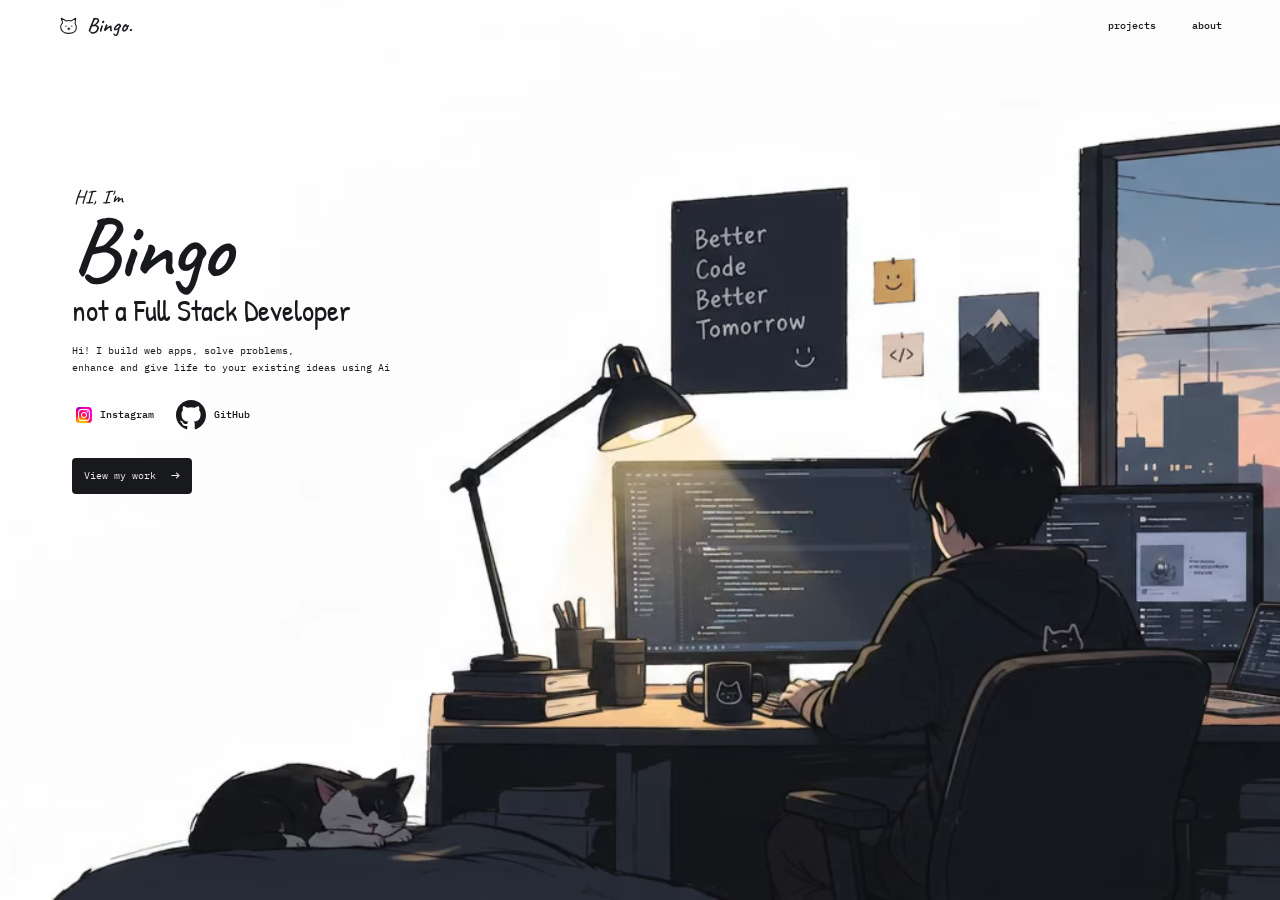
<file: index.html>
<!DOCTYPE html>
<html lang="en">
<head>
    <meta charset="UTF-8">
    <meta name="viewport" content="width=device-width, initial-scale=1.0">
    <meta name="theme-color" content="#eeece8">
    <title>BingoFolio | Home</title>
    <link rel="preconnect" href="https://fonts.googleapis.com">
    <link rel="preconnect" href="https://fonts.gstatic.com" crossorigin>
    <link href="https://fonts.googleapis.com/css2?family=Caveat:wght@500;600;700&family=IBM+Plex+Mono:wght@400;500&family=Patrick+Hand&display=swap" rel="stylesheet">
    <link rel="stylesheet" href="style.css">
    <script src="script.js" defer></script>
</head>
<body>
    <div class="page-transition page-transition--active" aria-hidden="true">
        <div class="page-transition__content">
            <div class="page-transition__brand">
                <svg class="logo-mark" viewBox="0 0 32 32" aria-hidden="true">
                    <path d="M7 12 5 5l8 4a13 13 0 0 1 7 0l7-4-1 8a10 10 0 0 1 2 6c0 6-5 9-12 9S4 24 4 18a9 9 0 0 1 3-6Z" />
                    <circle cx="12" cy="17" r="1" />
                    <circle cx="21" cy="17" r="1" />
                    <path d="M15 21h3m-1.5-1.5v3" />
                </svg>
                <span>Bingo</span>
            </div>
        <div class="page-transition__spinner">
            <svg viewBox="0 0 40 40" role="presentation">
                <path opacity="0.2" fill="#000" d="M20.201 5.169c-8.254 0-14.946 6.692-14.946 14.946 0 8.255 6.692 14.946 14.946 14.946s14.946-6.691 14.946-14.946S28.455 5.169 20.201 5.169zm0 26.58c-6.425 0-11.634-5.208-11.634-11.634 0-6.425 5.209-11.634 11.634-11.634 6.425 0 11.633 5.209 11.633 11.634 0 6.426-5.208 11.634-11.633 11.634z"/>
                <path fill="#000" d="M26.013 10.047l1.654-2.866c-2.198-1.272-4.743-2.012-7.466-2.012v3.312c2.119 0 4.1.576 5.812 1.566z">
                    <animateTransform attributeName="transform" type="rotate" from="0 20 20" to="360 20 20" dur="0.5s" repeatCount="indefinite"/>
                </path>
            </svg>
        </div>
        </div>
        <span class="page-transition__tile"></span>
        <span class="page-transition__tile"></span>
        <span class="page-transition__tile"></span>
        <span class="page-transition__tile"></span>
        <span class="page-transition__tile"></span>
    </div>

    <div id="video">
        <video src="src/Video/hero.webm" type="video/webm" poster="src/Video/hero.avif" autoplay muted loop playsinline aria-hidden="true" tabindex="-1"></video>
        <div id="video-overlay" aria-hidden="true"></div>
    </div>

    <header class="site-header">
        <a class="logo" href="index.html#home" aria-label="Bingo">
            <svg class="logo-mark" viewBox="0 0 32 32" aria-hidden="true">
                <path d="M7 12 5 5l8 4a13 13 0 0 1 7 0l7-4-1 8a10 10 0 0 1 2 6c0 6-5 9-12 9S4 24 4 18a9 9 0 0 1 3-6Z" />
                <circle cx="12" cy="17" r="1" />
                <circle cx="21" cy="17" r="1" />
                <path d="M15 21h3m-1.5-1.5v3" />
            </svg>
            <span>Bingo.</span>
        </a>
        <nav aria-label="Main navigation">
            <a href="pages/project.html">projects</a>
            <a href="pages/about.html">about</a>
        </nav>
    </header>

    <main id="home" class="hero-content">
        <section class="intro" aria-labelledby="hero-title">
            <p class="eyebrow">HI, I'm</p>
            <h1 id="hero-title">Bingo</h1>
            <h2>not a Full Stack Developer</h2>
            <p class="intro-copy">Hi! I build web apps, solve problems,<br class="desktop-break"> enhance and give life to your existing ideas using Ai</p>

            <ul class="social-links" aria-label="Social links">
                <li>
                    <a href="https://www.instagram.com/da_reel_bingo/" target="_blank" rel="noopener noreferrer" aria-label="Instagram">
                        <svg class="social-icon instagram-icon" xmlns="http://www.w3.org/2000/svg" viewBox="0 0 264.583 264.583" aria-hidden="true">
                            <defs>
                                <radialGradient id="insta-yellow" cx="158.429" cy="578.088" r="52.352" fx="158.429" fy="578.088" gradientTransform="matrix(0 -4.03418 4.28018 0 -2332.227 942.236)" gradientUnits="userSpaceOnUse"><stop offset="0" stop-color="#fc0"/><stop offset=".124" stop-color="#fc0"/><stop offset=".567" stop-color="#fe4a05"/><stop offset=".694" stop-color="#ff0f3f"/><stop offset="1" stop-color="#fe0657" stop-opacity="0"/></radialGradient>
                                <radialGradient id="insta-gold" cx="172.615" cy="600.692" r="65" fx="172.615" fy="600.692" gradientTransform="matrix(.67441 -1.16203 1.51283 .87801 -814.366 -47.835)" gradientUnits="userSpaceOnUse"><stop offset="0" stop-color="#fc0"/><stop offset="1" stop-color="#fc0" stop-opacity="0"/></radialGradient>
                                <radialGradient id="insta-violet" cx="144.012" cy="51.337" r="67.081" fx="144.012" fy="51.337" gradientTransform="matrix(-2.3989 .67549 -.23008 -.81732 464.996 -26.404)" gradientUnits="userSpaceOnUse"><stop offset="0" stop-color="#780cff"/><stop offset="1" stop-color="#820bff" stop-opacity="0"/></radialGradient>
                                <linearGradient id="insta-pink"><stop offset="0" stop-color="#ff005f"/><stop offset="1" stop-color="#fc01d8"/></linearGradient>
                            </defs>
                            <path fill="url(#insta-pink)" d="M204.15 18.143c-55.23 0-71.383.057-74.523.317-11.334.943-18.387 2.728-26.07 6.554-5.922 2.942-10.592 6.351-15.201 11.13-8.394 8.716-13.481 19.439-15.323 32.184-.895 6.188-1.156 7.45-1.209 39.056-.02 10.536 0 24.4 0 42.999 0 55.2.062 71.341.326 74.476.916 11.032 2.645 17.973 6.308 25.565 7 14.533 20.37 25.443 36.12 29.514 5.453 1.404 11.476 2.178 19.208 2.544 3.277.142 36.669.244 70.081.244 33.413 0 66.826-.04 70.02-.203 8.954-.422 14.153-1.12 19.901-2.606 15.852-4.09 28.977-14.838 36.12-29.575 3.591-7.409 5.412-14.614 6.236-25.07.18-2.28.255-38.626.255-74.924 0-36.304-.082-72.583-.26-74.863-.835-10.625-2.656-17.77-6.364-25.32-3.042-6.182-6.42-10.799-11.324-15.519-8.752-8.361-19.455-13.45-32.21-15.29-6.18-.894-7.41-1.158-39.033-1.213z" transform="translate(-71.816 -18.143)"/>
                            <path fill="url(#insta-yellow)" d="M204.15 18.143c-55.23 0-71.383.057-74.523.317-11.334.943-18.387 2.728-26.07 6.554-5.922 2.942-10.592 6.351-15.201 11.13-8.394 8.716-13.481 19.439-15.323 32.184-.895 6.188-1.156 7.45-1.209 39.056-.02 10.536 0 24.4 0 42.999 0 55.2.062 71.341.326 74.476.916 11.032 2.645 17.973 6.308 25.565 7 14.533 20.37 25.443 36.12 29.514 5.453 1.404 11.476 2.178 19.208 2.544 3.277.142 36.669.244 70.081.244 33.413 0 66.826-.04 70.02-.203 8.954-.422 14.153-1.12 19.901-2.606 15.852-4.09 28.977-14.838 36.12-29.575 3.591-7.409 5.412-14.614 6.236-25.07.18-2.28.255-38.626.255-74.924 0-36.304-.082-72.583-.26-74.863-.835-10.625-2.656-17.77-6.364-25.32-3.042-6.182-6.42-10.799-11.324-15.519-8.752-8.361-19.455-13.45-32.21-15.29-6.18-.894-7.41-1.158-39.033-1.213z" transform="translate(-71.816 -18.143)"/>
                            <path fill="url(#insta-gold)" d="M204.15 18.143c-55.23 0-71.383.057-74.523.317-11.334.943-18.387 2.728-26.07 6.554-5.922 2.942-10.592 6.351-15.201 11.13-8.394 8.716-13.481 19.439-15.323 32.184-.895 6.188-1.156 7.45-1.209 39.056-.02 10.536 0 24.4 0 42.999 0 55.2.062 71.341.326 74.476.916 11.032 2.645 17.973 6.308 25.565 7 14.533 20.37 25.443 36.12 29.514 5.453 1.404 11.476 2.178 19.208 2.544 3.277.142 36.669.244 70.081.244 33.413 0 66.826-.04 70.02-.203 8.954-.422 14.153-1.12 19.901-2.606 15.852-4.09 28.977-14.838 36.12-29.575 3.591-7.409 5.412-14.614 6.236-25.07.18-2.28.255-38.626.255-74.924 0-36.304-.082-72.583-.26-74.863-.835-10.625-2.656-17.77-6.364-25.32-3.042-6.182-6.42-10.799-11.324-15.519-8.752-8.361-19.455-13.45-32.21-15.29-6.18-.894-7.41-1.158-39.033-1.213z" transform="translate(-71.816 -18.143)"/>
                            <path fill="url(#insta-violet)" d="M204.15 18.143c-55.23 0-71.383.057-74.523.317-11.334.943-18.387 2.728-26.07 6.554-5.922 2.942-10.592 6.351-15.201 11.13-8.394 8.716-13.481 19.439-15.323 32.184-.895 6.188-1.156 7.45-1.209 39.056-.02 10.536 0 24.4 0 42.999 0 55.2.062 71.341.326 74.476.916 11.032 2.645 17.973 6.308 25.565 7 14.533 20.37 25.443 36.12 29.514 5.453 1.404 11.476 2.178 19.208 2.544 3.277.142 36.669.244 70.081.244 33.413 0 66.826-.04 70.02-.203 8.954-.422 14.153-1.12 19.901-2.606 15.852-4.09 28.977-14.838 36.12-29.575 3.591-7.409 5.412-14.614 6.236-25.07.18-2.28.255-38.626.255-74.924 0-36.304-.082-72.583-.26-74.863-.835-10.625-2.656-17.77-6.364-25.32-3.042-6.182-6.42-10.799-11.324-15.519-8.752-8.361-19.455-13.45-32.21-15.29-6.18-.894-7.41-1.158-39.033-1.213z" transform="translate(-71.816 -18.143)"/>
                            <path fill="#fff" d="M132.345 33.973c-26.716 0-30.07.117-40.563.594-10.472.48-17.62 2.136-23.876 4.567-6.47 2.51-11.958 5.87-17.426 11.335-5.472 5.464-8.834 10.948-11.354 17.412-2.44 6.252-4.1 13.397-4.57 23.858-.47 10.486-.593 13.838-.593 40.535 0 26.697.119 30.037.594 40.522.482 10.465 2.14 17.609 4.57 23.859 2.515 6.465 5.876 11.95 11.346 17.414 5.466 5.468 10.955 8.834 17.42 11.345 6.26 2.431 13.41 4.088 23.881 4.567 10.493.477 13.844.594 40.559.594 26.719 0 30.061-.117 40.555-.594 10.472-.48 17.63-2.136 23.888-4.567 6.468-2.51 11.948-5.877 17.414-11.345 5.472-5.464 8.834-10.949 11.354-17.412 2.419-6.252 4.079-13.398 4.57-23.858.472-10.486.595-13.828.595-40.525s-.123-30.047-.594-40.533c-.492-10.465-2.152-17.608-4.57-23.858-2.521-6.466-5.883-11.95-11.355-17.414-5.472-5.468-10.944-8.827-17.42-11.335-6.271-2.431-13.424-4.088-23.897-4.567-10.493-.477-13.834-.594-40.558-.594zm-8.825 17.715c2.62-.004 5.542 0 8.825 0 26.266 0 29.38.094 39.752.565 9.591.438 14.797 2.04 18.264 3.385 4.591 1.782 7.864 3.912 11.305 7.352 3.443 3.44 5.575 6.717 7.362 11.305 1.346 3.46 2.951 8.663 3.388 18.247.47 10.363.573 13.475.573 39.71 0 26.233-.102 29.346-.573 39.709-.44 9.584-2.042 14.786-3.388 18.247-1.783 4.587-3.919 7.854-7.362 11.292-3.443 3.441-6.712 5.57-11.305 7.352-3.463 1.352-8.673 2.95-18.264 3.388-10.37.47-13.486.573-39.752.573-26.268 0-29.38-.102-39.751-.573-9.592-.443-14.797-2.044-18.267-3.39-4.59-1.781-7.87-3.911-11.313-7.352-3.443-3.44-5.574-6.709-7.362-11.298-1.346-3.461-2.95-8.663-3.387-18.247-.472-10.363-.566-13.476-.566-39.726s.094-29.347.566-39.71c.438-9.584 2.04-14.786 3.387-18.25 1.783-4.588 3.919-7.865 7.362-11.305 3.443-3.441 6.722-5.57 11.313-7.357 3.468-1.351 8.675-2.949 18.267-3.389 9.075-.41 12.592-.532 30.926-.553zm61.337 16.322c-6.518 0-11.805 5.277-11.805 11.792 0 6.512 5.287 11.796 11.805 11.796 6.517 0 11.804-5.284 11.804-11.796 0-6.513-5.287-11.796-11.805-11.796zm-52.512 13.782c-27.9 0-50.519 22.603-50.519 50.482 0 27.879 22.62 50.471 50.52 50.471s50.51-22.592 50.51-50.471c0-27.879-22.613-50.482-50.513-50.482zm0 17.715c18.11 0 32.792 14.67 32.792 32.767 0 18.096-14.683 32.767-32.792 32.767-18.11 0-32.791-14.671-32.791-32.767 0-18.098 14.68-32.767 32.791-32.767z"/>
                        </svg>
                        <span>Instagram</span>
                    </a>
                </li>
                <li>
                    <a href="https://github.com/Siamislam0098" target="_blank" rel="noopener noreferrer" aria-label="GitHub">
                        <svg class="social-icon github-icon" viewBox="0 0 16 16" aria-hidden="true"><path fill="currentColor" fill-rule="evenodd" clip-rule="evenodd" d="M8 0C3.58 0 0 3.58 0 8C0 11.54 2.29 14.53 5.47 15.59C5.87 15.66 6.02 15.42 6.02 15.21C6.02 15.02 6.01 14.39 6.01 13.72C4 14.09 3.48 13.23 3.32 12.78C3.23 12.55 2.84 11.84 2.5 11.65C2.22 11.5 1.82 11.13 2.49 11.12C3.12 11.11 3.57 11.7 3.72 11.94C4.44 13.15 5.59 12.81 6.05 12.6C6.12 12.08 6.33 11.73 6.56 11.53C4.78 11.33 2.92 10.64 2.92 7.58C2.92 6.71 3.23 5.99 3.74 5.43C3.66 5.23 3.38 4.41 3.82 3.31C3.82 3.31 4.49 3.1 6.02 4.13C6.66 3.95 7.34 3.86 8.02 3.86C8.7 3.86 9.38 3.95 10.02 4.13C11.55 3.09 12.22 3.31 12.22 3.31C12.66 4.41 12.38 5.23 12.3 5.43C12.81 5.99 13.12 6.7 13.12 7.58C13.12 10.65 11.25 11.33 9.47 11.53C9.76 11.78 10.01 12.26 10.01 13.01C10.01 14.08 10 14.94 10 15.21C10 15.42 10.15 15.67 10.55 15.59C13.71 14.53 16 11.53 16 8C16 3.58 12.42 0 8 0Z"/></svg>
                        <span>GitHub</span>
                    </a>
                </li>
            </ul>

            <a class="work-link" href="pages/project.html">View my work <span aria-hidden="true">→</span></a>
        </section>

    </main>
</body>
</html>
</file>
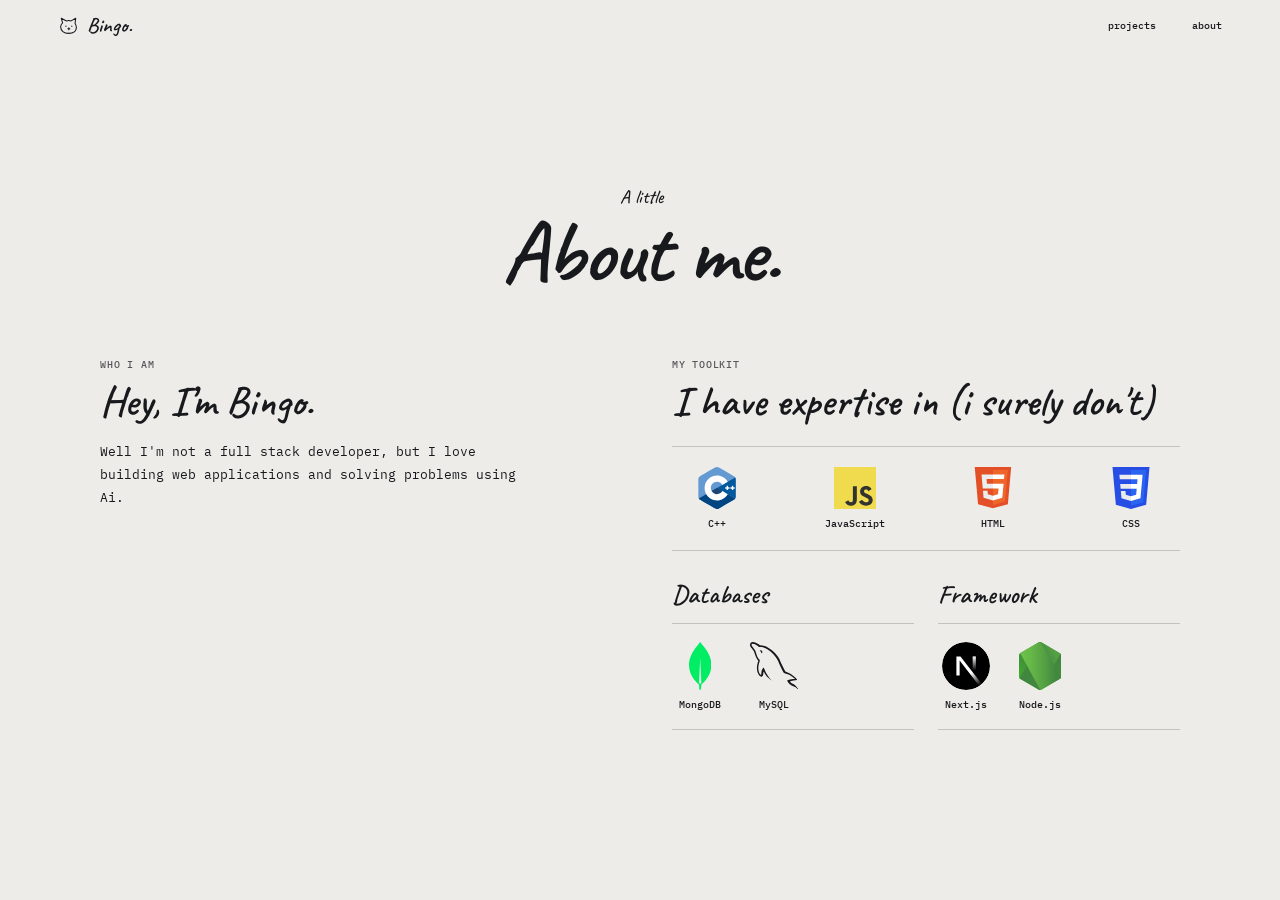
<file: pages/about.html>
<!DOCTYPE html>
<html lang="en">

<head>
    <meta charset="UTF-8">
    <meta name="viewport" content="width=device-width, initial-scale=1.0">
    <meta name="theme-color" content="#eeece8">
    <title>BingoFolio | About</title>
    <link rel="preconnect" href="https://fonts.googleapis.com">
    <link rel="preconnect" href="https://fonts.gstatic.com" crossorigin>
    <link
        href="https://fonts.googleapis.com/css2?family=Caveat:wght@500;600;700&family=IBM+Plex+Mono:wght@400;500&family=Patrick+Hand&display=swap"
        rel="stylesheet">
    <link rel="stylesheet" href="../style.css">
    <script src="../script.js" defer></script>
</head>

<body>
    <div class="page-transition page-transition--active" aria-hidden="true">
        <div class="page-transition__content">
            <div class="page-transition__brand">
                <svg class="logo-mark" viewBox="0 0 32 32" aria-hidden="true">
                    <path
                        d="M7 12 5 5l8 4a13 13 0 0 1 7 0l7-4-1 8a10 10 0 0 1 2 6c0 6-5 9-12 9S4 24 4 18a9 9 0 0 1 3-6Z" />
                    <circle cx="12" cy="17" r="1" />
                    <circle cx="21" cy="17" r="1" />
                    <path d="M15 21h3m-1.5-1.5v3" />
                </svg>
                <span>Bingo</span>
            </div>
            <div class="page-transition__spinner">
                <svg viewBox="0 0 40 40" role="presentation">
                    <path opacity="0.2" fill="#000"
                        d="M20.201 5.169c-8.254 0-14.946 6.692-14.946 14.946 0 8.255 6.692 14.946 14.946 14.946s14.946-6.691 14.946-14.946S28.455 5.169 20.201 5.169zm0 26.58c-6.425 0-11.634-5.208-11.634-11.634 0-6.425 5.209-11.634 11.634-11.634 6.425 0 11.633 5.209 11.633 11.634 0 6.426-5.208 11.634-11.633 11.634z" />
                    <path fill="#000"
                        d="M26.013 10.047l1.654-2.866c-2.198-1.272-4.743-2.012-7.466-2.012v3.312c2.119 0 4.1.576 5.812 1.566z">
                        <animateTransform attributeName="transform" type="rotate" from="0 20 20" to="360 20 20"
                            dur="0.5s" repeatCount="indefinite" />
                    </path>
                </svg>
            </div>
        </div>
        <span class="page-transition__tile"></span><span class="page-transition__tile"></span><span
            class="page-transition__tile"></span><span class="page-transition__tile"></span><span
            class="page-transition__tile"></span>
    </div>
    <header class="site-header">
        <a class="logo" href="../index.html#home" aria-label="Bingo">
            <svg class="logo-mark" viewBox="0 0 32 32" aria-hidden="true">
                <path d="M7 12 5 5l8 4a13 13 0 0 1 7 0l7-4-1 8a10 10 0 0 1 2 6c0 6-5 9-12 9S4 24 4 18a9 9 0 0 1 3-6Z" />
                <circle cx="12" cy="17" r="1" />
                <circle cx="21" cy="17" r="1" />
                <path d="M15 21h3m-1.5-1.5v3" />
            </svg>
            <span>Bingo.</span>
        </a>
        <nav aria-label="Main navigation">
            <a href="project.html">projects</a>
            <a href="about.html">about</a>
        </nav>
    </header>
    <main class="inner-page about-page">
        <p class="eyebrow">A little</p>
        <h1>About me.</h1>

        <div class="about-content">
            <section class="about-bio" aria-labelledby="about-bio-title">
                <p class="section-kicker">Who I am</p>
                <h2 id="about-bio-title">Hey, I’m Bingo.</h2>
                <p>Well I'm not a full stack developer, but I love building web applications and solving problems using Ai. </p>
            </section>

            <section class="about-expertise" aria-labelledby="expertise-title">
                <p class="section-kicker">My toolkit</p>
                <h2 id="expertise-title">I have expertise in (i surely don't)</h2>
                <div class="expertise-marquee" aria-label="C++, JavaScript, HTML, CSS, and Java">
                    <div class="expertise-marquee__track">
                        <ul class="expertise-marquee__set">
                            <li class="expertise-logo" aria-label="w"><svg viewBox="0 0 256 288" role="img"
                                    aria-label="C++">
                                    <path fill="#649AD2"
                                        d="M255.987 84.59c-.002-4.837-1.037-9.112-3.13-12.781-2.054-3.608-5.133-6.632-9.261-9.023-34.08-19.651-68.195-39.242-102.264-58.913-9.185-5.303-18.09-5.11-27.208.27-13.565 8-81.48 46.91-101.719 58.632C4.071 67.6.015 74.984.013 84.58 0 124.101.013 163.62 0 203.141c0 4.73.993 8.923 2.993 12.537 2.056 3.717 5.177 6.824 9.401 9.269 20.24 11.722 88.164 50.63 101.726 58.631 9.121 5.382 18.027 5.575 27.215.27 34.07-19.672 68.186-39.262 102.272-58.913 4.224-2.444 7.345-5.553 9.401-9.267 1.997-3.614 2.992-7.806 2.992-12.539 0 0 0-79.018-.013-118.539" />
                                    <path fill="#004482"
                                        d="m128.392 143.476-125.4 72.202c2.057 3.717 5.178 6.824 9.402 9.269 20.24 11.722 88.164 50.63 101.726 58.631 9.121 5.382 18.027 5.575 27.215.27 34.07-19.672 68.186-39.262 102.272-58.913 4.224-2.444 7.345-5.553 9.401-9.267l-124.616-72.192" />
                                    <path fill="#1A4674"
                                        d="M91.25 164.863c7.297 12.738 21.014 21.33 36.75 21.33 15.833 0 29.628-8.7 36.888-21.576l-36.496-21.141-37.142 21.387" />
                                    <path fill="#01589C"
                                        d="M255.987 84.59c-.002-4.837-1.037-9.112-3.13-12.781l-124.465 71.667 124.616 72.192c1.997-3.614 2.99-7.806 2.992-12.539 0 0 0-79.018-.013-118.539" />
                                    <path fill="#FFF"
                                        d="M249.135 148.636h-9.738v9.74h-9.74v-9.74h-9.737V138.9h9.737v-9.738h9.74v9.738h9.738v9.737ZM128 58.847c31.135 0 58.358 16.74 73.17 41.709l.444.759-37.001 21.307c-7.333-12.609-20.978-21.094-36.613-21.094-23.38 0-42.333 18.953-42.333 42.332a42.13 42.13 0 0 0 5.583 21.003c7.297 12.738 21.014 21.33 36.75 21.33 15.659 0 29.325-8.51 36.647-21.153l.241-.423 36.947 21.406c-14.65 25.597-42.228 42.851-73.835 42.851-31.549 0-59.084-17.185-73.754-42.707-7.162-12.459-11.26-26.904-11.26-42.307 0-46.95 38.061-85.013 85.014-85.013Zm75.865 70.314v9.738h9.737v9.737h-9.737v9.74h-9.738v-9.74h-9.738V138.9h9.738v-9.738h9.738Z" />
                                </svg><span>C++</span></li>
                            <li class="expertise-logo" aria-label="JavaScript"><svg viewBox="0 0 1052 1052" role="img"
                                    aria-label="JavaScript">
                                    <path fill="#f0db4f" d="M0 0h1052v1052H0z" />
                                    <path fill="#323330"
                                        d="M965.9 801.1c-7.7-48-39-88.3-131.7-125.9-32.2-14.8-68.1-25.399-78.8-49.8-3.8-14.2-4.3-22.2-1.9-30.8 6.9-27.9 40.2-36.6 66.6-28.6 17 5.7 33.1 18.801 42.8 39.7 45.4-29.399 45.3-29.2 77-49.399-11.6-18-17.8-26.301-25.4-34-27.3-30.5-64.5-46.2-124-45-10.3 1.3-20.699 2.699-31 4-29.699 7.5-58 23.1-74.6 44-49.8 56.5-35.6 155.399 25 196.1 59.7 44.8 147.4 55 158.6 96.9 10.9 51.3-37.699 67.899-86 62-35.6-7.4-55.399-25.5-76.8-58.4-39.399 22.8-39.399 22.8-79.899 46.1 9.6 21 19.699 30.5 35.8 48.7 76.2 77.3 266.899 73.5 301.1-43.5 1.399-4.001 10.6-30.801 3.199-72.101zm-394-317.6h-98.4c0 85-.399 169.4-.399 254.4 0 54.1 2.8 103.7-6 118.9-14.4 29.899-51.7 26.2-68.7 20.399-17.3-8.5-26.1-20.6-36.3-37.699-2.8-4.9-4.9-8.7-5.601-9-26.699 16.3-53.3 32.699-80 49 13.301 27.3 32.9 51 58 66.399 37.5 22.5 87.9 29.4 140.601 17.3 34.3-10 63.899-30.699 79.399-62.199 22.4-41.3 17.6-91.3 17.4-146.6.5-90.2 0-180.4 0-270.9z" />
                                </svg><span>JavaScript</span></li>
                            <li class="expertise-logo" aria-label="HTML"><svg viewBox="0 0 452 520" role="img"
                                    aria-label="HTML">
                                    <path fill="#e34f26" d="M41 460 0 0h451l-41 460-185 52" />
                                    <path fill="#ef652a" d="M226 472l149-41 35-394H226" />
                                    <path fill="#ecedee"
                                        d="M226 208h-75l-5-58h80V94H84l15 171h127zm0 147l-64-17-4-45h-56l7 89 117 32z" />
                                    <path fill="#fff"
                                        d="M226 265h69l-7 73-62 17v59l115-32 16-174H226zm0-171v56h136l5-56z" />
                                </svg><span>HTML</span></li>
                            <li class="expertise-logo" aria-label="CSS"><svg viewBox="0 0 512 512" role="img"
                                    aria-label="CSS">
                                    <path fill="#264de4"
                                        d="M71.357 460.819 30.272 0h451.456l-41.129 460.746L255.724 512z" />
                                    <path fill="#2965f1" d="m405.388 431.408 35.148-393.73H256v435.146z" />
                                    <path fill="#ebebeb"
                                        d="m124.46 208.59 5.065 56.517H256V208.59zm-5.041-57.875H256V94.197H114.281zM256 355.372l-.248.066-62.944-16.996-4.023-45.076h-56.736l7.919 88.741 115.772 32.14.26-.073z" />
                                    <path fill="#fff"
                                        d="m255.805 208.59v56.517H325.4l-6.56 73.299-63.035 17.013v58.8l115.864-32.112.85-9.549 13.28-148.792 1.38-15.176 10.203-114.393H255.805v56.518h79.639L330.3 208.59z" />
                                </svg><span>CSS</span></li>
                            <li class="expertise-logo" aria-label="Java"><svg viewBox="0 0 256 346" role="img"
                                    aria-label="Java">
                                    <path fill="#5382a1"
                                        d="M83 267s-14 8 9 11c27 3 41 2 71-3 0 0 8 5 19 9-67 29-153-2-99-17M74 230s-15 11 8 13c29 3 52 3 92-4 0 0 6 5 15 8-82 24-173 2-115-17" />
                                    <path fill="#e76f00"
                                        d="M144 166c17 19-4 36-4 36s42-22 22-49c-18-26-32-38 44-82 0 0-119 29-62 95M162 0s36 36-34 91c-56 45-12 70 0 99-32-30-56-56-40-80 23-35 89-53 74-110" />
                                    <path fill="#5382a1"
                                        d="M233 295s10 8-10 15c-39 12-163 15-197 0-12-5 11-13 18-14l12-2c-14-9-89 19-38 28 138 22 251-10 215-27M89 190s-63 15-22 21c17 2 51 2 83-1 26-2 52-7 52-7l-16 9c-64 16-187 8-151-9 30-14 54-13 54-13M202 253c64-33 34-66 13-61l-7 2s2-3 6-5c41-14 73 43-14 66l2-2M95 345c62 4 158-3 160-32 0 0-4 11-51 20-53 10-119 9-158 2 0 0 8 7 49 10" />
                                </svg><span>Java</span></li>
                        </ul>
                        <ul class="expertise-marquee__set" aria-hidden="true">
                            <li class="expertise-logo"><svg viewBox="0 0 256 288">
                                    <path fill="#649AD2"
                                        d="M255.987 84.59c-.002-4.837-1.037-9.112-3.13-12.781-2.054-3.608-5.133-6.632-9.261-9.023-34.08-19.651-68.195-39.242-102.264-58.913-9.185-5.303-18.09-5.11-27.208.27-13.565 8-81.48 46.91-101.719 58.632C4.071 67.6.015 74.984.013 84.58 0 124.101.013 163.62 0 203.141c0 4.73.993 8.923 2.993 12.537 2.056 3.717 5.177 6.824 9.401 9.269 20.24 11.722 88.164 50.63 101.726 58.631 9.121 5.382 18.027 5.575 27.215.27 34.07-19.672 68.186-39.262 102.272-58.913 4.224-2.444 7.345-5.553 9.401-9.267 1.997-3.614 2.992-7.806 2.992-12.539 0 0 0-79.018-.013-118.539" />
                                    <path fill="#004482"
                                        d="m128.392 143.476-125.4 72.202c2.057 3.717 5.178 6.824 9.402 9.269 20.24 11.722 88.164 50.63 101.726 58.631 9.121 5.382 18.027 5.575 27.215.27 34.07-19.672 68.186-39.262 102.272-58.913 4.224-2.444 7.345-5.553 9.401-9.267l-124.616-72.192" />
                                    <path fill="#1A4674"
                                        d="M91.25 164.863c7.297 12.738 21.014 21.33 36.75 21.33 15.833 0 29.628-8.7 36.888-21.576l-36.496-21.141-37.142 21.387" />
                                    <path fill="#01589C"
                                        d="M255.987 84.59c-.002-4.837-1.037-9.112-3.13-12.781l-124.465 71.667 124.616 72.192c1.997-3.614 2.99-7.806 2.992-12.539 0 0 0-79.018-.013-118.539" />
                                    <path fill="#FFF"
                                        d="M249.135 148.636h-9.738v9.74h-9.74v-9.74h-9.737V138.9h9.737v-9.738h9.74v9.738h9.738v9.737ZM128 58.847c31.135 0 58.358 16.74 73.17 41.709l.444.759-37.001 21.307c-7.333-12.609-20.978-21.094-36.613-21.094-23.38 0-42.333 18.953-42.333 42.332a42.13 42.13 0 0 0 5.583 21.003c7.297 12.738 21.014 21.33 36.75 21.33 15.659 0 29.325-8.51 36.647-21.153l.241-.423 36.947 21.406c-14.65 25.597-42.228 42.851-73.835 42.851-31.549 0-59.084-17.185-73.754-42.707-7.162-12.459-11.26-26.904-11.26-42.307 0-46.95 38.061-85.013 85.014-85.013Zm75.865 70.314v9.738h9.737v9.737h-9.737v9.74h-9.738v-9.74h-9.738V138.9h9.738v-9.738h9.738Z" />
                                </svg><span>C++</span></li>
                            <li class="expertise-logo"><svg viewBox="0 0 1052 1052">
                                    <path fill="#f0db4f" d="M0 0h1052v1052H0z" />
                                    <path fill="#323330"
                                        d="M965.9 801.1c-7.7-48-39-88.3-131.7-125.9-32.2-14.8-68.1-25.399-78.8-49.8-3.8-14.2-4.3-22.2-1.9-30.8 6.9-27.9 40.2-36.6 66.6-28.6 17 5.7 33.1 18.801 42.8 39.7 45.4-29.399 45.3-29.2 77-49.399-11.6-18-17.8-26.301-25.4-34-27.3-30.5-64.5-46.2-124-45-10.3 1.3-20.699 2.699-31 4-29.699 7.5-58 23.1-74.6 44-49.8 56.5-35.6 155.399 25 196.1 59.7 44.8 147.4 55 158.6 96.9 10.9 51.3-37.699 67.899-86 62-35.6-7.4-55.399-25.5-76.8-58.4-39.399 22.8-39.399 22.8-79.899 46.1 9.6 21 19.699 30.5 35.8 48.7 76.2 77.3 266.899 73.5 301.1-43.5 1.399-4.001 10.6-30.801 3.199-72.101zm-394-317.6h-98.4c0 85-.399 169.4-.399 254.4 0 54.1 2.8 103.7-6 118.9-14.4 29.899-51.7 26.2-68.7 20.399-17.3-8.5-26.1-20.6-36.3-37.699-2.8-4.9-4.9-8.7-5.601-9-26.699 16.3-53.3 32.699-80 49 13.301 27.3 32.9 51 58 66.399 37.5 22.5 87.9 29.4 140.601 17.3 34.3-10 63.899-30.699 79.399-62.199 22.4-41.3 17.6-91.3 17.4-146.6.5-90.2 0-180.4 0-270.9z" />
                                </svg><span>JavaScript</span></li>
                            <li class="expertise-logo"><svg viewBox="0 0 452 520">
                                    <path fill="#e34f26" d="M41 460 0 0h451l-41 460-185 52" />
                                    <path fill="#ef652a" d="M226 472l149-41 35-394H226" />
                                    <path fill="#ecedee"
                                        d="M226 208h-75l-5-58h80V94H84l15 171h127zm0 147l-64-17-4-45h-56l7 89 117 32z" />
                                    <path fill="#fff"
                                        d="M226 265h69l-7 73-62 17v59l115-32 16-174H226zm0-171v56h136l5-56z" />
                                </svg><span>HTML</span></li>
                            <li class="expertise-logo"><svg viewBox="0 0 512 512">
                                    <path fill="#264de4"
                                        d="M71.357 460.819 30.272 0h451.456l-41.129 460.746L255.724 512z" />
                                    <path fill="#2965f1" d="m405.388 431.408 35.148-393.73H256v435.146z" />
                                    <path fill="#ebebeb"
                                        d="m124.46 208.59 5.065 56.517H256V208.59zm-5.041-57.875H256V94.197H114.281zM256 355.372l-.248.066-62.944-16.996-4.023-45.076h-56.736l7.919 88.741 115.772 32.14.26-.073z" />
                                    <path fill="#fff"
                                        d="m255.805 208.59v56.517H325.4l-6.56 73.299-63.035 17.013v58.8l115.864-32.112.85-9.549 13.28-148.792 1.38-15.176 10.203-114.393H255.805v56.518h79.639L330.3 208.59z" />
                                </svg><span>CSS</span></li>
                            <li class="expertise-logo"><svg viewBox="0 0 256 346">
                                    <path fill="#5382a1"
                                        d="M83 267s-14 8 9 11c27 3 41 2 71-3 0 0 8 5 19 9-67 29-153-2-99-17M74 230s-15 11 8 13c29 3 52 3 92-4 0 0 6 5 15 8-82 24-173 2-115-17" />
                                    <path fill="#e76f00"
                                        d="M144 166c17 19-4 36-4 36s42-22 22-49c-18-26-32-38 44-82 0 0-119 29-62 95M162 0s36 36-34 91c-56 45-12 70 0 99-32-30-56-56-40-80 23-35 89-53 74-110" />
                                    <path fill="#5382a1"
                                        d="M233 295s10 8-10 15c-39 12-163 15-197 0-12-5 11-13 18-14l12-2c-14-9-89 19-38 28 138 22 251-10 215-27M89 190s-63 15-22 21c17 2 51 2 83-1 26-2 52-7 52-7l-16 9c-64 16-187 8-151-9 30-14 54-13 54-13M202 253c64-33 34-66 13-61l-7 2s2-3 6-5c41-14 73 43-14 66l2-2M95 345c62 4 158-3 160-32 0 0-4 11-51 20-53 10-119 9-158 2 0 0 8 7 49 10" />
                                </svg><span>Java</span></li>
                        </ul>
                    </div>
                </div>
                <div class="expertise-bottom-grid">
                    <div class="database-expertise">
                        <h3>Databases</h3>
                        <ul class="database-list" aria-label="Database technologies">
                            <li class="expertise-logo" aria-label="MongoDB">
                                <svg viewBox="0 0 120 257" role="img" aria-label="MongoDB">
                                    <path fill="#00ED64"
                                        d="M82.323 28.55C71.537 15.795 62.249 2.84 60.35.15c-.2-.2-.5-.2-.7 0-1.897 2.69-11.185 15.645-21.971 28.4C-54.902 146.238 52.26 225.661 52.26 225.661l.9.597c.798 12.258 2.795 29.896 2.795 29.896h7.99s1.998-17.539 2.797-29.896l.899-.697c.1 0 107.263-79.323 14.68-197.01ZM59.95 223.867s-4.793-4.086-6.092-6.179v-.199l5.793-128.151c0-.4.6-.4.6 0l5.792 128.151v.199c-1.299 2.093-6.093 6.179-6.093 6.179Z" />
                                </svg>
                                <span>MongoDB</span>
                            </li>
                            <li class="expertise-logo" aria-label="MySQL">
                                <svg viewBox="0 0 256 252" role="img" aria-label="MySQL">
                                    <path fill="currentColor"
                                        d="M236 194c-14 0-25 1-34 5-3 1-7 1-7 4l3 6c2 3 5 8 9 11l11 8 21 10 11 9 6 4-3-6-5-5c-5-7-11-13-18-18-6-3-18-9-20-15h-1l12-3 18-3 8-2v-2l-9-10c-8-8-18-15-28-22l-18-8c-2-1-6-2-7-4l-7-13-15-30-8-20c-18-30-38-48-68-65-6-4-14-5-22-7l-13-1-8-6C34 5 8-9 1 9c-5 11 7 22 11 28l9 13 3 9c3 8 5 17 9 24l6 10c2 2 4 3 5 6-3 4-3 9-4 13-7 20-4 44 5 59 2 4 9 14 18 10 8-3 6-13 8-22l1-4 8 14c5 9 14 18 22 24 4 3 8 8 13 10l-4-4-9-10c-8-10-14-21-20-32l-7-17-3-6c-3 4-7 7-9 12-3 7-3 17-4 26h-1c-6-1-8-7-10-12-5-12-6-32-1-46 1-4 6-15 4-19-1-3-4-5-6-7l-7-12-10-30-9-13c-3-5-7-8-10-14-1-2-2-5 0-7l2-2c2-2 9 0 11 1 6 3 12 5 17 9l8 6h4c6 1 12 0 17 2 9 3 18 7 25 12 23 14 42 35 54 59 3 4 3 8 5 12l12 26c4 8 7 16 12 23 3 4 14 6 18 8l12 4 18 12c2 2 11 7 12 10Z" />
                                    <path fill="currentColor" d="m58 43-7 1 6 7 4 9v-1c3-1 4-4 4-8l-2-4-5-4Z" />
                                </svg>
                                <span>MySQL</span>
                            </li>
                        </ul>
                    </div>
                    <div class="database-expertise framework-expertise">
                        <h3>Framework</h3>
                        <ul class="database-list" aria-label="Framework technologies">
                            <li class="expertise-logo" aria-label="Next.js">
                                <svg viewBox="0 0 180 180" role="img" aria-label="Next.js">
                                    <defs>
                                        <linearGradient id="nextjs-about-mark" gradientUnits="userSpaceOnUse" x1="109"
                                            x2="144.5" y1="116.5" y2="160.5">
                                            <stop stop-color="#fff" />
                                            <stop offset="1" stop-color="#fff" stop-opacity="0" />
                                        </linearGradient>
                                        <linearGradient id="nextjs-about-bar" gradientUnits="userSpaceOnUse" x1="121"
                                            x2="120.799" y1="54" y2="106.875">
                                            <stop stop-color="#fff" />
                                            <stop offset="1" stop-color="#fff" stop-opacity="0" />
                                        </linearGradient>
                                        <mask id="nextjs-about-mask" maskUnits="userSpaceOnUse">
                                            <circle cx="90" cy="90" r="90" fill="#fff" />
                                        </mask>
                                    </defs>
                                    <g mask="url(#nextjs-about-mask)">
                                        <circle cx="90" cy="90" r="90" fill="#000" />
                                        <path
                                            d="M149.508 157.52 69.142 54H54V125.97H66.1136V69.3836L139.999 164.845C143.333 162.614 146.509 160.165 149.508 157.52Z"
                                            fill="url(#nextjs-about-mark)" />
                                        <rect fill="url(#nextjs-about-bar)" height="72" width="12" x="115" y="54" />
                                    </g>
                                </svg>
                                <span>Next.js</span>
                            </li>
                            <li class="expertise-logo" aria-label="Node.js">
                                <svg viewBox="0 0 256 292" role="img" aria-label="Node.js">
                                    <defs>
                                        <linearGradient id="nodejs-about-green" x1="68.188%" x2="27.823%" y1="17.487%"
                                            y2="89.755%">
                                            <stop offset="0%" stop-color="#41873F" />
                                            <stop offset="32.88%" stop-color="#418B3D" />
                                            <stop offset="63.52%" stop-color="#419637" />
                                            <stop offset="93.19%" stop-color="#3FA92D" />
                                            <stop offset="100%" stop-color="#3FAE2A" />
                                        </linearGradient>
                                        <linearGradient id="nodejs-about-light" x1="43.277%" x2="159.245%" y1="55.169%"
                                            y2="-18.306%">
                                            <stop offset="13.76%" stop-color="#41873F" />
                                            <stop offset="40.32%" stop-color="#54A044" />
                                            <stop offset="71.36%" stop-color="#66B848" />
                                            <stop offset="90.81%" stop-color="#6CC04A" />
                                        </linearGradient>
                                        <linearGradient id="nodejs-about-shade" x1="-4.389%" x2="101.499%" y1="49.997%"
                                            y2="49.997%">
                                            <stop offset="9.192%" stop-color="#6CC04A" />
                                            <stop offset="28.64%" stop-color="#66B848" />
                                            <stop offset="59.68%" stop-color="#54A044" />
                                            <stop offset="86.24%" stop-color="#41873F" />
                                        </linearGradient>
                                    </defs>
                                    <path fill="url(#nodejs-about-green)"
                                        d="M134.923 1.832c-4.344-2.443-9.502-2.443-13.846 0L6.787 67.801C2.443 70.244 0 74.859 0 79.745v132.208c0 4.887 2.715 9.502 6.787 11.945l114.29 65.968c4.344 2.444 9.502 2.444 13.846 0l114.29-65.968c4.344-2.443 6.787-7.058 6.787-11.945V79.745c0-4.886-2.715-9.501-6.787-11.944L134.923 1.832Z" />
                                    <path fill="url(#nodejs-about-light)"
                                        d="M249.485 67.8 134.65 1.833c-1.086-.542-2.443-1.085-3.529-1.357L2.443 220.912c1.086 1.357 2.444 2.443 3.8 3.258l114.834 65.968c3.258 1.9 7.059 2.443 10.588 1.357L252.47 70.515c-.815-1.086-1.9-1.9-2.986-2.714Z" />
                                    <path fill="url(#nodejs-about-shade)"
                                        d="M249.756 223.898c3.258-1.9 5.701-5.158 6.787-8.687L130.579.204c-3.258-.543-6.787-.272-9.773 1.628L6.786 67.53l122.979 224.238c1.628-.272 3.529-.815 5.158-1.63l114.833-66.239Z" />
                                </svg>
                                <span>Node.js</span>
                            </li>
                        </ul>
                    </div>
                </div>
            </section>
        </div>
    </main>
</body>

</html>
</file>
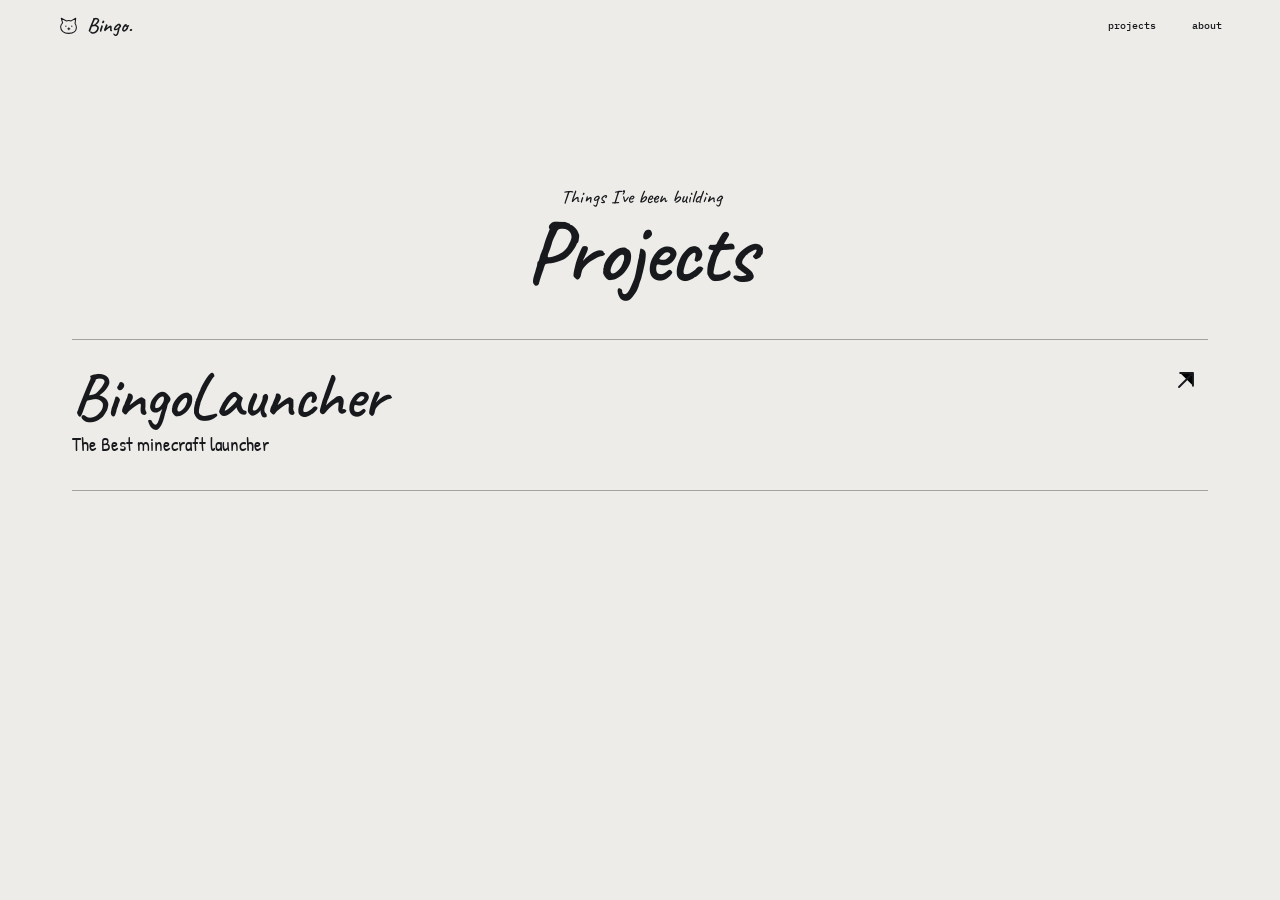
<file: pages/project.html>
<!DOCTYPE html>
<html lang="en">
<head>
	<meta charset="UTF-8">
	<meta name="viewport" content="width=device-width, initial-scale=1.0">
	<meta name="theme-color" content="#eeece8">
	<title>BingoFolio | Projects</title>
	<link rel="preconnect" href="https://fonts.googleapis.com">
	<link rel="preconnect" href="https://fonts.gstatic.com" crossorigin>
	<link href="https://fonts.googleapis.com/css2?family=Caveat:wght@500;600;700&family=IBM+Plex+Mono:wght@400;500&family=Patrick+Hand&display=swap" rel="stylesheet">
	<link rel="stylesheet" href="../style.css">
	<script src="../script.js" defer></script>
</head>
<body>
	<div class="page-transition page-transition--active" aria-hidden="true">
		<div class="page-transition__content">
			<div class="page-transition__brand">
				<svg class="logo-mark" viewBox="0 0 32 32" aria-hidden="true"><path d="M7 12 5 5l8 4a13 13 0 0 1 7 0l7-4-1 8a10 10 0 0 1 2 6c0 6-5 9-12 9S4 24 4 18a9 9 0 0 1 3-6Z"/><circle cx="12" cy="17" r="1"/><circle cx="21" cy="17" r="1"/><path d="M15 21h3m-1.5-1.5v3"/></svg>
				<span>Bingo</span>
			</div>
		<div class="page-transition__spinner">
			<svg viewBox="0 0 40 40" role="presentation">
				<path opacity="0.2" fill="#000" d="M20.201 5.169c-8.254 0-14.946 6.692-14.946 14.946 0 8.255 6.692 14.946 14.946 14.946s14.946-6.691 14.946-14.946S28.455 5.169 20.201 5.169zm0 26.58c-6.425 0-11.634-5.208-11.634-11.634 0-6.425 5.209-11.634 11.634-11.634 6.425 0 11.633 5.209 11.633 11.634 0 6.426-5.208 11.634-11.633 11.634z"/>
				<path fill="#000" d="M26.013 10.047l1.654-2.866c-2.198-1.272-4.743-2.012-7.466-2.012v3.312c2.119 0 4.1.576 5.812 1.566z"><animateTransform attributeName="transform" type="rotate" from="0 20 20" to="360 20 20" dur="0.5s" repeatCount="indefinite"/></path>
			</svg>
		</div>
		</div>
		<span class="page-transition__tile"></span><span class="page-transition__tile"></span><span class="page-transition__tile"></span><span class="page-transition__tile"></span><span class="page-transition__tile"></span>
	</div>
	<header class="site-header">
		<a class="logo" href="../index.html#home" aria-label="Bingo">
			<svg class="logo-mark" viewBox="0 0 32 32" aria-hidden="true">
				<path d="M7 12 5 5l8 4a13 13 0 0 1 7 0l7-4-1 8a10 10 0 0 1 2 6c0 6-5 9-12 9S4 24 4 18a9 9 0 0 1 3-6Z" />
				<circle cx="12" cy="17" r="1" />
				<circle cx="21" cy="17" r="1" />
				<path d="M15 21h3m-1.5-1.5v3" />
			</svg>
			<span>Bingo.</span>
		</a>
		<nav aria-label="Main navigation">
			<a href="project.html">projects</a>
			<a href="about.html">about</a>
		</nav>
	</header>
	<main class="inner-page project-page">
		<p class="eyebrow">Things I’ve been building</p>
		<h1>Projects</h1>
		<ul class="project-list" aria-label="Selected projects">
			<li>
				<a class="project-card" href="https://github.com/Siamislam0098/BingoLauncher/releases/tag/v2.0.1" target="_blank" rel="noopener noreferrer" aria-label="BingoLauncher — The Best minecraft launcher (opens in a new tab)">
					<span class="project-card__copy">
						<span class="project-card__title">BingoLauncher</span>
						<span class="project-card__description">The Best minecraft launcher</span>
					</span>
					<svg class="project-card__arrow" viewBox="0 0 24 24" aria-hidden="true"><path d="M6 18 18 6M7 6h11v11"/></svg>
				</a>
			</li>
		</ul>
	</main>
</body>
</html>
</file>
<file: style.css>
* {
	box-sizing: border-box;
}

html, body {
	width: 100%;
	min-height: 100%;
	margin: 0;
}

:root {
	--hero-offset: 54px;
}

body {
	min-height: 100vh;
	color: #17191d;
	background: #eeece8;
}

#video {
	position: fixed;
	inset: 0;
	overflow: hidden;
	z-index: 0;
}

#video-overlay {
	position: absolute;
	inset: 0;
	z-index: 1;
}

#video video {
	display: block;
	width: 100%;
	height: 100%;
	object-fit: cover;
}

.site-header,
.hero-content {
	position: relative;
	z-index: 2;
}

.site-header {
	display: flex;
	align-items: center;
	justify-content: space-between;
	padding: 15px 4.5vw;
}

.logo {
	display: inline-flex;
	align-items: center;
	gap: 8px;
	color: inherit;
	text-decoration: none;
	font: 600 21px/1 "Caveat", cursive;
}

.logo-mark {
	width: 21px;
	height: 21px;
	fill: none;
	stroke: currentColor;
	stroke-linecap: round;
	stroke-linejoin: round;
	stroke-width: 1.6;
}

.logo-mark circle {
	fill: currentColor;
	stroke: none;
}

.site-header nav {
	display: flex;
	gap: clamp(20px, 3vw, 36px);
}

.site-header nav a {
	color: inherit;
	text-decoration: none;
	font: 500 10px/1.4 "IBM Plex Mono", monospace;
}

.site-header nav a:hover,
.site-header nav a:focus-visible {
	text-decoration: underline;
	text-underline-offset: 4px;
}

.hero-content {
	display: flex;
	min-height: calc(100vh - 54px);
	padding: calc(clamp(46px, 8vh, 78px) + var(--hero-offset)) 5.6vw 38px;
}

.intro {
	width: min(410px, 44vw);
}

.eyebrow {
	margin: 0 0 0 2px;
	font: 500 19px/1.2 "Caveat", cursive;
}

.intro h1 {
	margin: -2px 0 -5px;
	font: 600 clamp(65px, 8vw, 88px)/0.95 "Caveat", cursive;
	letter-spacing: -2px;
}

.intro h2 {
	margin: 7px 0 15px;
	font: 400 clamp(23px, 3vw, 30px)/1.2 "Patrick Hand", cursive;
}

.intro-copy {
	margin: 0;
	font: 400 10px/1.65 "IBM Plex Mono", monospace;
}

.social-links {
	display: flex;
	align-items: center;
	gap: 14px;
	margin: 17px 0 21px;
	padding: 0;
	list-style: none;
}

.social-links a {
	display: inline-flex;
	height: 44px;
	align-items: center;
	gap: 8px;
	padding: 0 4px;
	color: #17191d;
	text-decoration: none;
	font: 500 10px/1.2 "IBM Plex Mono", monospace;
	transition: transform 160ms ease;
}

.social-links a:hover,
.social-links a:focus-visible {
	transform: translateY(-3px);
}

.social-icon {
	display: block;
	width: 16px;
	height: 16px;
}

.github-icon {
	width: 30px;
	height: 30px;
}

.work-link {
	display: inline-flex;
	min-width: 118px;
	align-items: center;
	justify-content: space-between;
	gap: 15px;
	padding: 9px 12px;
	border-radius: 4px;
	background: #17191d;
	color: #f4f1eb;
	text-decoration: none;
	font: 400 10px/1.2 "IBM Plex Mono", monospace;
	transition: transform 160ms ease, background-color 160ms ease;
}

.work-link:hover,
.work-link:focus-visible {
	transform: translateY(-2px);
	background: #343840;
}

.work-link span {
	font-size: 15px;
}

.inner-page {
	position: relative;
	z-index: 2;
	padding: calc(clamp(46px, 8vh, 78px) + var(--hero-offset)) 5.6vw 38px;
}

.inner-page .eyebrow {
	margin-bottom: 2px;
}

.inner-page h1 {
	margin: 0;
	font: 600 clamp(65px, 8vw, 88px)/0.95 "Caveat", cursive;
	letter-spacing: -2px;
}

.about-page > .eyebrow,
.about-page > h1 {
	text-align: center;
}

.about-content {
	display: grid;
	width: min(100%, 1080px);
	grid-template-columns: minmax(0, 1fr) minmax(0, 1.05fr);
	gap: clamp(36px, 7vw, 88px);
	margin: clamp(42px, 7vh, 72px) auto 0;
}

.about-bio,
.about-expertise {
	min-width: 0;
}

.section-kicker {
	margin: 0 0 7px;
	color: #55575b;
	font: 500 10px/1.5 "IBM Plex Mono", monospace;
	letter-spacing: 0.08em;
	text-transform: uppercase;
}

.about-content h2 {
	margin: 0 0 14px;
	font: 600 clamp(30px, 4vw, 42px)/1.1 "Caveat", cursive;
}

.about-bio > p:not(.section-kicker) {
	max-width: 52ch;
	margin: 0 0 14px;
	font: 400 13px/1.8 "IBM Plex Mono", monospace;
}

.expertise-marquee {
	width: 100%;
	margin-top: 20px;
	overflow: hidden;
	border-top: 1px solid rgba(23, 25, 29, 0.2);
	border-bottom: 1px solid rgba(23, 25, 29, 0.2);
	padding: 20px 0;
}

.expertise-marquee__track {
	display: flex;
	width: max-content;
	animation: expertise-scroll 24s linear infinite;
}

.expertise-marquee:hover .expertise-marquee__track {
	animation-play-state: paused;
}

.expertise-marquee__set {
	display: flex;
	flex: 0 0 auto;
	align-items: center;
	gap: clamp(24px, 4vw, 48px);
	margin: 0;
	padding: 0 32px 0 0;
	list-style: none;
}

.expertise-logo {
	display: flex;
	min-width: 90px;
	flex-direction: column;
	align-items: center;
	gap: 9px;
	color: #17191d;
	font: 500 10px/1.2 "IBM Plex Mono", monospace;
}

.expertise-logo svg {
	display: block;
	width: 42px;
	height: 42px;
	object-fit: contain;
}

.expertise-bottom-grid {
	display: grid;
	grid-template-columns: repeat(2, minmax(0, 1fr));
	gap: clamp(12px, 2vw, 24px);
	margin-top: 30px;
}

.database-expertise {
	margin-top: 30px;
}

.expertise-bottom-grid .database-expertise {
	min-width: 0;
	margin-top: 0;
}

.database-expertise h3 {
	margin: 0 0 14px;
	font: 600 26px/1.1 "Caveat", cursive;
}

.database-list {
	display: flex;
	align-items: center;
	gap: clamp(8px, 1.5vw, 18px);
	margin: 0;
	padding: 18px 0;
	border-top: 1px solid rgba(23, 25, 29, 0.2);
	border-bottom: 1px solid rgba(23, 25, 29, 0.2);
	list-style: none;
}

.database-list .expertise-logo {
	min-width: 56px;
}

.database-list .expertise-logo svg {
	width: auto;
	height: 48px;
	max-width: 52px;
}

.database-list .expertise-logo[aria-label="MySQL"] svg {
	color: #17191d;
}

@keyframes expertise-scroll {
	from {
		transform: translateX(0);
	}
	to {
		transform: translateX(-50%);
	}
}

.project-page > .eyebrow,
.project-page > h1 {
	text-align: center;
}

.project-list {
	width: min(100%, 900px);
	margin: clamp(28px, 5vh, 48px) 0 0;
	padding: 0;
	list-style: none;
}

.project-page .project-list {
	width: 100%;
}

.project-list li {
	border-top: 1px solid rgba(23, 25, 29, 0.35);
	border-bottom: 1px solid rgba(23, 25, 29, 0.35);
}

.project-card {
	display: flex;
	min-height: 150px;
	align-items: flex-start;
	justify-content: space-between;
	gap: 24px;
	padding: 24px 8px 28px 0;
	color: inherit;
	text-decoration: none;
}

.project-card__copy {
	display: flex;
	flex-direction: column;
	gap: 4px;
}

.project-card__title {
	font: 600 clamp(42px, 6vw, 64px)/1 "Caveat", cursive;
	letter-spacing: -1px;
}

.project-card__description {
	font: 400 clamp(15px, 2vw, 19px)/1.35 "Patrick Hand", cursive;
}

.project-card__arrow {
	flex: 0 0 auto;
	width: 28px;
	height: 28px;
	margin-top: 2px;
	stroke: currentColor;
	stroke-linecap: round;
	stroke-linejoin: round;
	stroke-width: 1.6;
	transition: transform 180ms ease;
}

.project-card:hover .project-card__arrow,
.project-card:focus-visible .project-card__arrow {
	transform: translate(3px, -3px);
}

.project-card:focus-visible {
	outline: 2px solid currentColor;
	outline-offset: 5px;
}

@media (min-width: 1200px) {
	.hero-content,
	.inner-page {
		padding-top: calc(9vh + var(--hero-offset));
	}
}

@media (max-width: 800px) {
	.about-content {
		grid-template-columns: minmax(0, 1fr);
		gap: 38px;
	}

}

@media (max-width: 650px) {
	.site-header {
		padding: 15px 6vw;
	}

	.site-header nav {
		gap: 14px;
	}

	.site-header nav a {
		font-size: 10px;
	}

	#video {
		top: auto;
		bottom: 0;
		height: 40vh;
		height: 40svh;
	}

	#video video {
		object-position: 66% center;
	}

	#video-overlay {
		background: linear-gradient(to bottom, #eeece8 0%, rgba(238, 236, 232, 0.82) 12%, rgba(238, 236, 232, 0) 58%);
	}

	.hero-content,
	.inner-page {
		min-height: calc(100vh - 52px);
		padding: clamp(30px, 6vh, 48px) 7vw 38px;
	}

	.hero-content {
		min-height: calc(100svh - 52px);
		padding-bottom: 38vh;
		padding-bottom: 38svh;
	}

	.project-list {
		margin-top: 30px;
	}

	.project-card {
		min-height: 126px;
		padding: 20px 4px 22px 0;
	}

	.about-content {
		grid-template-columns: minmax(0, 1fr);
		gap: 34px;
		margin-top: 38px;
	}

	.about-bio > p:not(.section-kicker) {
		font-size: 11px;
	}

	.intro {
		width: min(100%, 380px);
	}

	.intro h1 {
		font-size: clamp(68px, 18vw, 82px);
	}

	.intro h2 {
		max-width: 16ch;
		font-size: clamp(23px, 6.5vw, 28px);
		line-height: 1.12;
	}

	.desktop-break {
		display: none;
	}

	.intro-copy {
		max-width: 34ch;
		font-size: 11px;
	}

}

@media (max-width: 650px) and (max-height: 560px) {
	#video {
		height: 32vh;
		height: 32svh;
	}

	.hero-content {
		padding-bottom: 30vh;
		padding-bottom: 30svh;
	}
}

@media (prefers-reduced-motion: reduce) {
	*,
	*::before,
	*::after {
		scroll-behavior: auto !important;
		transition-duration: 0.01ms !important;
	}

	.expertise-marquee__track {
		animation: none;
	}
}

.page-transition {
	position: fixed;
	top: 0;
	left: 0;
	width: 0;
	height: 100vh;
	overflow: hidden;
	z-index: 9999;
	transition: width 0s 1.45s ease;
	pointer-events: none;
}

.page-transition--active {
	width: 100%;
	transition-delay: 0s;
	pointer-events: auto;
}

.page-transition__tile {
	position: absolute;
	left: 0;
	width: 0;
	height: 20%;
	background: #007ae5;
	transition: width 0.7s ease;
}

.page-transition__tile:nth-of-type(1) {
	top: 0;
	transition-delay: 0s;
}

.page-transition__tile:nth-of-type(2) {
	top: 20%;
	transition-delay: 0.2s;
}

.page-transition__tile:nth-of-type(3) {
	top: 40%;
	transition-delay: 0.4s;
}

.page-transition__tile:nth-of-type(4) {
	top: 60%;
	transition-delay: 0.6s;
}

.page-transition__tile:nth-of-type(5) {
	top: 80%;
	transition-delay: 0.8s;
}

.page-transition--active .page-transition__tile {
	width: 100%;
}

.page-transition__content {
	position: absolute;
	top: 50%;
	left: 50%;
	z-index: 2;
	display: flex;
	flex-direction: column;
	align-items: center;
	gap: 14px;
	transform: translate(-50%, -50%);
}

.page-transition__brand {
	display: inline-flex;
	align-items: center;
	gap: 9px;
	color: #fff;
	font: 600 30px/1 "Caveat", cursive;
	opacity: 0;
	transition: opacity 1s ease;
}

.page-transition__brand .logo-mark {
	width: 30px;
	height: 30px;
	stroke: currentColor;
	stroke-width: 1.8;
}

.page-transition__brand .logo-mark circle {
	fill: currentColor;
}

.page-transition--active .page-transition__brand {
	opacity: 1;
	transition-delay: 0.1s;
}

.page-transition__spinner {
	position: relative;
	width: 40px;
	height: 40px;
	opacity: 0;
	transition: opacity 0.5s ease;
}

.page-transition__spinner svg {
	display: block;
	width: 100%;
	height: 100%;
}

.page-transition--active .page-transition__spinner {
	opacity: 1;
	transition-delay: 1.25s;
}

@media (prefers-reduced-motion: reduce) {
	.page-transition,
	.page-transition__tile,
	.page-transition__spinner,
	.page-transition__brand {
		transition-duration: 0.01ms;
		transition-delay: 0s;
	}
}
</file>
